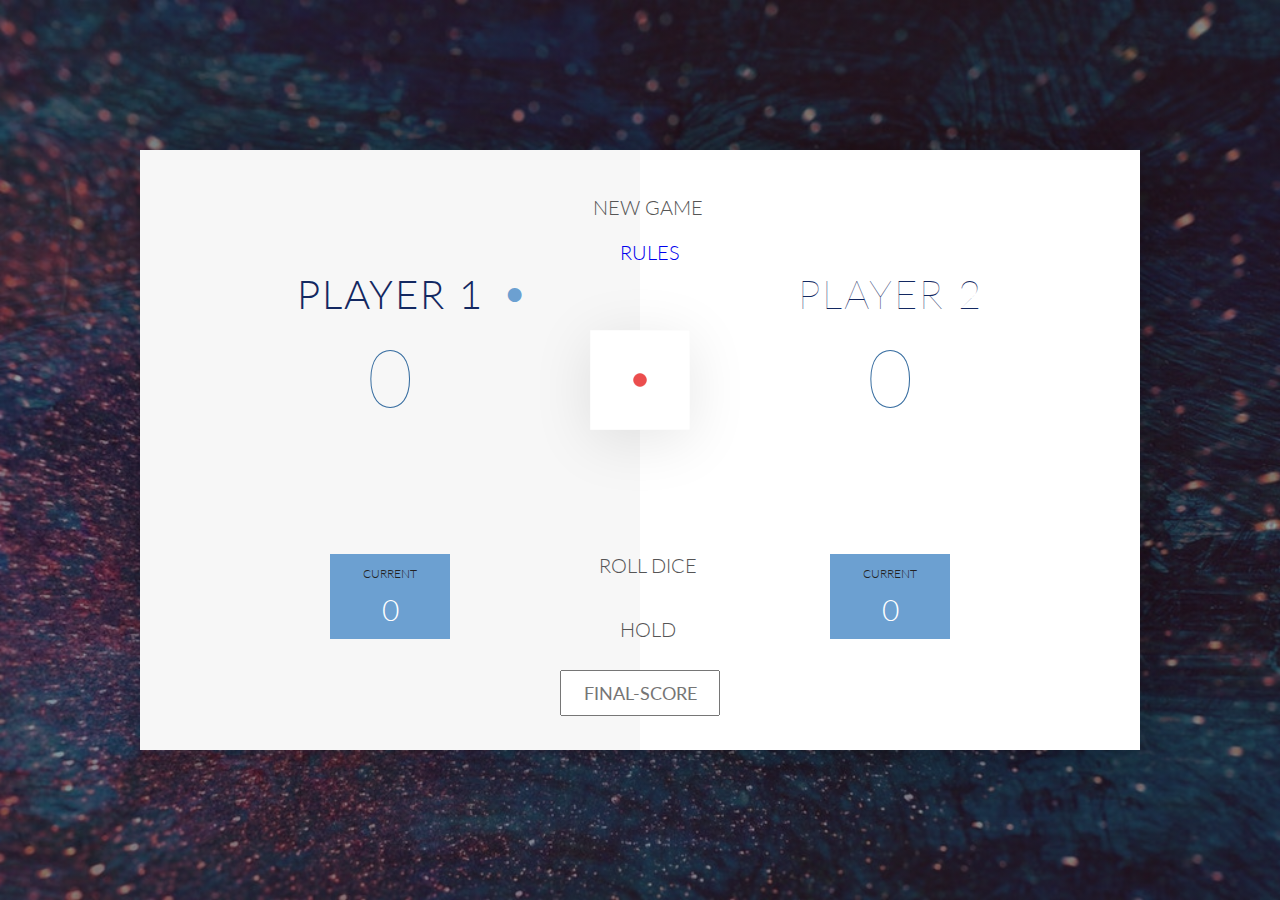
<file: play-my-game-master/index.html>
<!DOCTYPE html>
<html lang="en">

<head>
    <meta charset="UTF-8">
    <link href="https://fonts.googleapis.com/css?family=Lato:100,300,600" rel="stylesheet" type="text/css">
    <link href="http://code.ionicframework.com/ionicons/2.0.1/css/ionicons.min.css" rel="stylesheet" type="text/css">
    <link type="text/css" rel="stylesheet" href="style.css">
    <title>Play My Game</title>
</head>

<body>
    <div class="wrapper clearfix">
        <div class="player-0-panel active">
            <div class="player-name" id="name-0">Player 1</div>
            <div class="player-score" id="score-0">43</div>
            <div class="player-current-box">
                <div class="player-current-label">Current</div>
                <div class="player-current-score" id="current-0">11</div>
            </div>
        </div>

        <div class="player-1-panel">
            <div class="player-name" id="name-1">Player 2</div>
            <div class="player-score" id="score-1">72</div>
            <div class="player-current-box">
                <div class="player-current-label">Current</div>
                <div class="player-current-score" id="current-1">0</div>
            </div>
        </div>

        <button class="btn-new"><i class="ion-ios-plus-outline"></i>New game</button>
        <button class="btn-rules"><i class="ion-ios-checkmark-outline"></i>
            <a href="Rules.html" target=_blank>
                Rules</a></button>

        <button class="btn-roll"><i class="ion-ios-loop"></i>Roll dice</button>
        <button class="btn-hold"><i class="ion-ios-download-outline"></i>Hold</button>
        <input type="text" class="final-score" placeholder="final-score" />

        <img src="img/dice-1.png" alt="Dice" class="dice">
    </div>

    <script src="script.js"></script>
</body>

</html>
</file>
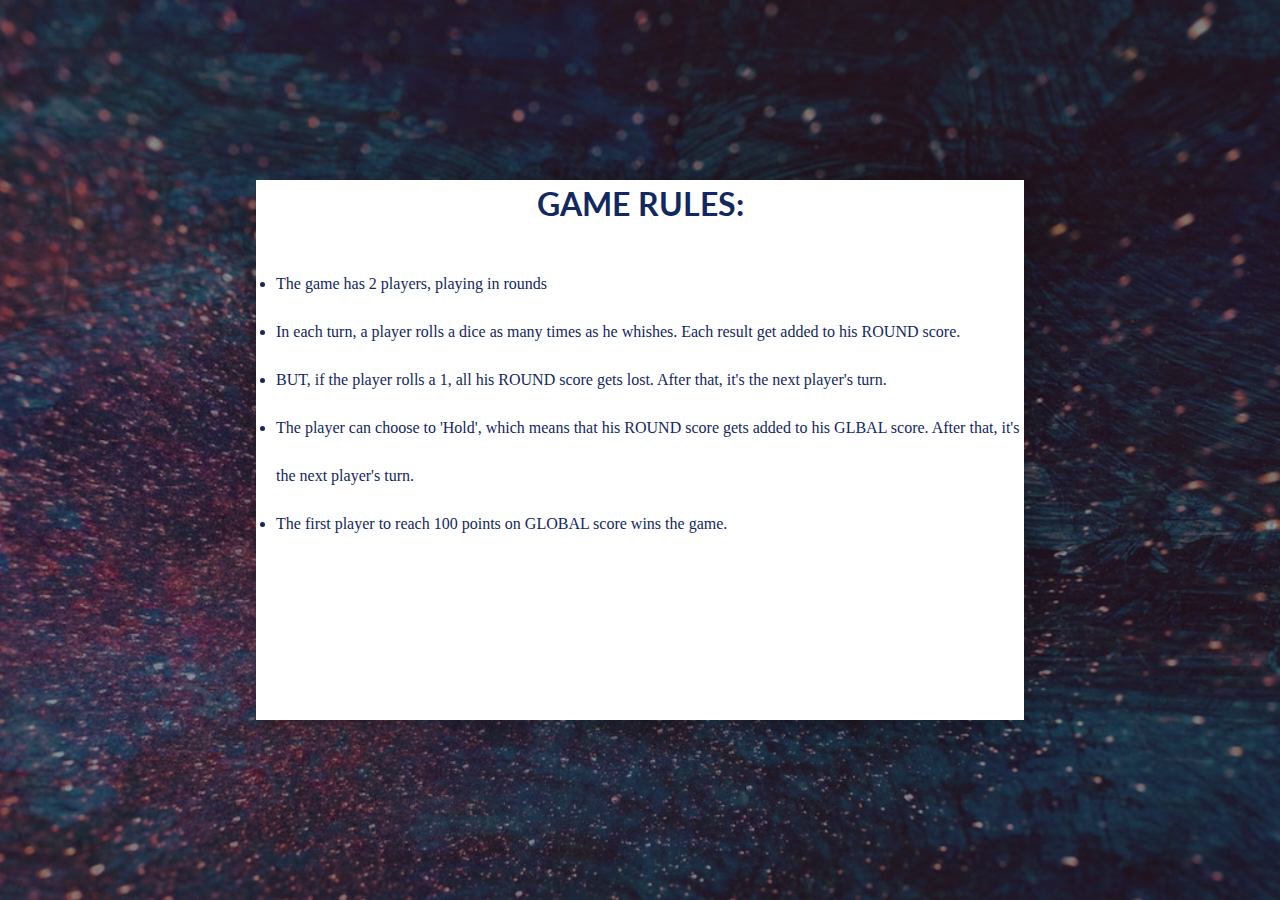
<file: play-my-game-master/Rules.html>
<!DOCTYPE html>
<html lang="en">

<head>
    <meta charset="UTF-8">
    <link href="https://fonts.googleapis.com/css?family=Lato:100,300,600" rel="stylesheet" type="text/css">
    <link href="http://code.ionicframework.com/ionicons/2.0.1/css/ionicons.min.css" rel="stylesheet" type="text/css">
    <link type="text/css" rel="stylesheet" href="style.css">
    <title>Play My Game</title>
</head>

<body>
    <div class="wrapper clearfix display">
        <h1 style="text-align: center">GAME RULES:</h1>
        <ol type="1">
            <li> The game has 2 players, playing in rounds</li>
            <li> In each turn, a player rolls a dice as many times as he whishes. Each result get added to his ROUND
                score.</li>
            <li> BUT, if the player rolls a 1, all his ROUND score gets lost. After that, it's the next player's turn.
            </li>
            <li> The player can choose to 'Hold', which means that his ROUND score gets added to his GLBAL score. After
                that, it's the next player's turn.</li>
            <li> The first player to reach 100 points on GLOBAL score wins the game.</li>
        </ol>
    </div>

    <script src="script.js"></script>
</body>

</html>
</file>
<file: play-my-game-master/style.css>
/**********************************************
*** GENERAL
**********************************************/
.final-score{
    position: absolute;
    left: 50%;
    transform: translateX(-50%);
    top: 520px;
    color:rgb(220, 77, 233);
    font-size: 18px;
    font-family: 'Lato';
    text-align: center;
    padding: 10px;
    width:160px;
    text-transform: uppercase;
}
.final-score:focus{outline: none;}
* {
    margin: 0;
    padding: 0;
    box-sizing: border-box;
    
}

.clearfix::after {
    content: "";
    display: table;
    clear: both;
}

body {
    background-image: linear-gradient(rgba(62, 20, 20, 0.4), rgba(62, 20, 20, 0.4)), url(img/back2.jpg);
    background-size: cover;
    background-position: center;
    font-family: Lato;
    font-weight: 300;
    position: relative;
    height: 100vh;
    color: rgb(19, 40, 97);
}
a{
    outline: none;
    text-decoration: none;
}
.wrapper {
    width: 1000px;
    position: absolute;
    top: 50%;
    left: 50%;
    transform: translate(-50%, -50%);
    background-color: #fff;
    box-shadow: 0px 10px 50px rgba(0, 0, 0, 0.3);
    overflow: hidden;
}
.display{
    width: 60%;
    height:60%;
    line-height: 3rem;

}
h2{margin-top: 2rem;}
ol{
    list-style-type: disc;
    margin-left: 20px;
    margin-top: 2rem;
    font-family: Georgia, 'Times New Roman', Times, serif;
}

.player-0-panel,
.player-1-panel {
    width: 50%;
    float: left;
    height: 600px;
    padding: 100px;
}



/**********************************************
*** PLAYERS
**********************************************/

.player-name {
    font-size: 40px;
    text-align: center;
    text-transform: uppercase;
    letter-spacing: 2px;
    font-weight: 100;
    margin-top: 20px;
    margin-bottom: 10px;
    position: relative;
}

.player-score {
    text-align: center;
    font-size: 80px;
    font-weight: 100;
    color: #376da0;
    margin-bottom: 130px;
}

.active { background-color: #f7f7f7; }
.active .player-name { font-weight: 300; }

.active .player-name::after {
    content: "\2022";
    font-size: 47px;
    position: absolute;
    color: #6ca0d1;
    top: -7px;
    right: 10px;
    
}

.player-current-box {
    background-color: #6ca0d1;
    color: #fff;
    width: 40%;
    margin: 0 auto;
    padding: 12px;
    text-align: center;
}

.player-current-label {
    text-transform: uppercase;
    margin-bottom: 10px;
    font-size: 12px;
    color: #222;
}

.player-current-score {
    font-size: 30px;
}

button {
    position: absolute;
    width: 200px;
    left: 50%;
    transform: translateX(-50%);
    color: #555;
    background: none;
    border: none;
    font-family: Lato;
    font-size: 20px;
    text-transform: uppercase;
    cursor: pointer;
    font-weight: 300;
    transition: background-color 0.3s, color 0.3s;
}

button:hover { font-weight: 600; }
button:hover i { margin-right: 20px; }

button:focus {
    outline: none;
}

i {
    color: #6ca0d1;
    display: inline-block;
    margin-right: 15px;
    font-size: 32px;
    line-height: 1;
    vertical-align: text-top;
    margin-top: -4px;
    transition: margin 0.3s;
}

.btn-new { top: 45px;}
.btn-rules{top: 90px;}
.btn-roll { top: 403px;}
.btn-hold { top: 467px;}

.dice,.dice2 {
    position: absolute;
    left: 50%;
    top: 30%;
    transform: translateX(-50%);
    height: 100px;
    box-shadow: 0px 10px 60px rgba(0, 0, 0, 0.10);
}
.dice2{
    position: absolute;
    left: 50%;
    top: 298px;
    
}

.winner { background-color: #f7f7f7; }
.winner .player-name { font-weight: 300; color: #6ca0d1; }
</file>
